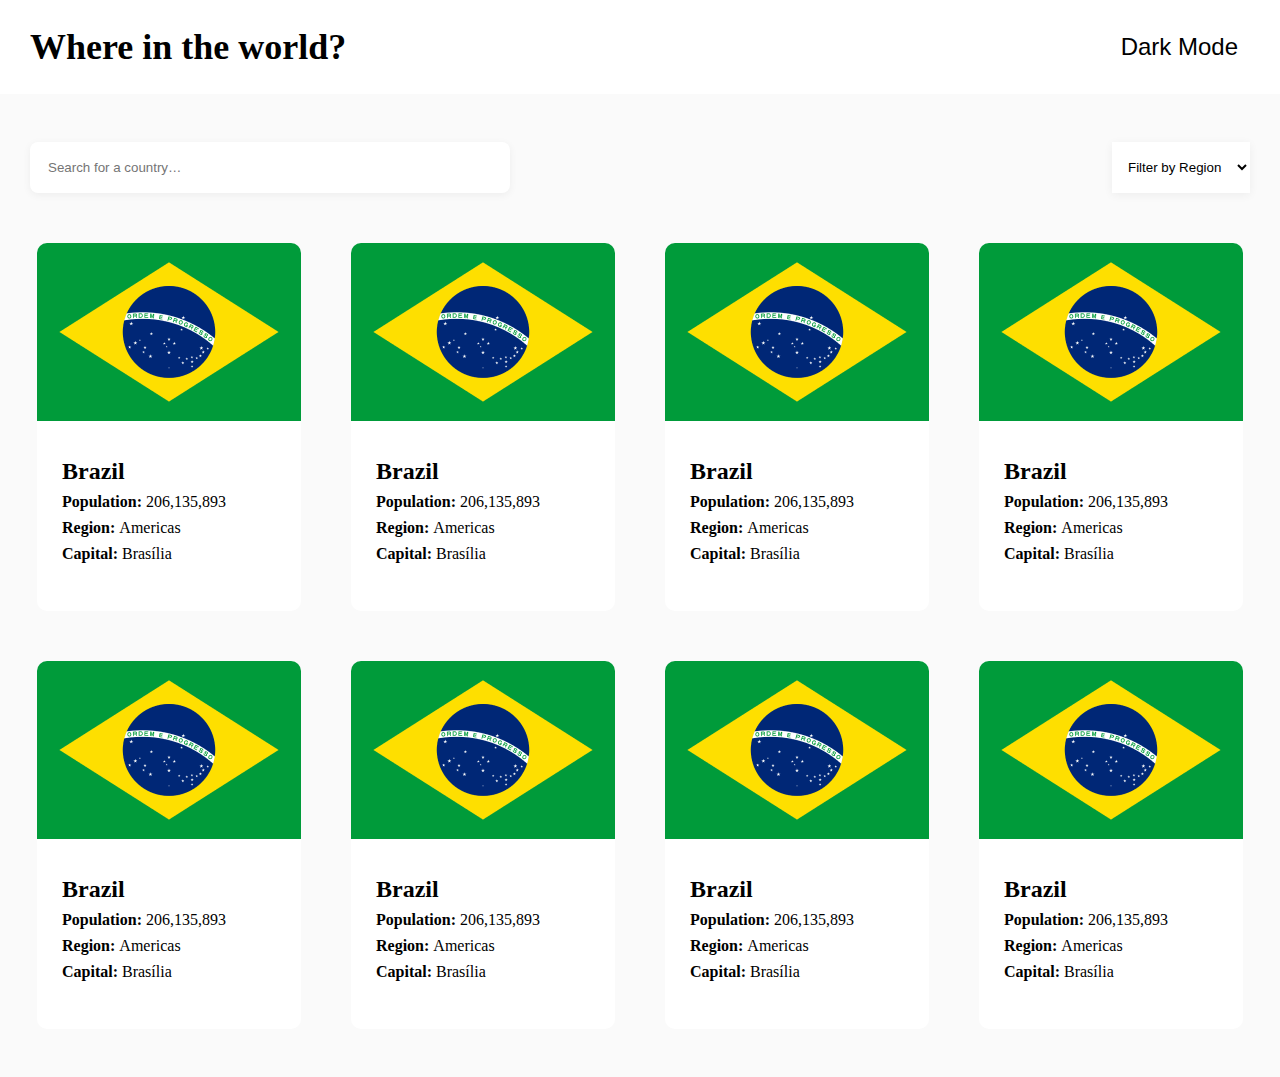
<file: index.html>
<!DOCTYPE html>
<html lang="en">
  <head>
    <meta charset="UTF-8" />
    <meta name="viewport" content="width=device-width, initial-scale=1.0" />
    <title>Document</title>
    <link rel="stylesheet" href="./style.css" />
    <link
      rel="stylesheet"
      href="https://cdnjs.cloudflare.com/ajax/libs/font-awesome/6.5.1/css/all.min.css"
      integrity="sha512-DTOQO9RWCH3ppGqcWaEA1BIZOC6xxalwEsw9c2QQeAIftl+Vegovlnee1c9QX4TctnWMn13TZye+giMm8e2LwA=="
      crossorigin="anonymous"
      referrerpolicy="no-referrer"
    />
  </head>
  <body>
    <header>
      <div class="container">
        <h1>Where in the world?</h1>
        <button id="btn"><i class="fa-regular fa-moon"></i> Dark Mode</button>
      </div>
    </header>
    <main>
      <section class="flags container">
        <div class="flags-input">
          <input type="text" placeholder="Search for a country…" />
          <select>
            <option selected>Filter by Region</option>
            <option>Africa</option>
            <option>America</option>
            <option>Asia</option>
            <option>Europe</option>
            <option>Ocenia</option>
          </select>
        </div>
        <div class="countries">
          <a href="./country.html">
            <div class="country">
              <img src="./img/1280px-Flag_of_Germany.svg (1).png" alt="fadsfa" />
              <div class="country-text">
                <h2>Brazil</h2>
                <p><b>Population:</b> 206,135,893</p>
                <p><b>Region: </b> Americas</p>
                <p><b>Capital: </b>Brasília</p>
              </div>
            </div>
          </a>
          <a href="./country.html">
            <div class="country">
              <img src="./img/1280px-Flag_of_Germany.svg (1).png" alt="fadsfa" />
              <div class="country-text">
                <h2>Brazil</h2>
                <p><b>Population:</b> 206,135,893</p>
                <p><b>Region: </b> Americas</p>
                <p><b>Capital: </b>Brasília</p>
              </div>
            </div>
          </a>
          <a href="./country.html">
            <div class="country">
              <img src="./img/1280px-Flag_of_Germany.svg (1).png" alt="fadsfa" />
              <div class="country-text">
                <h2>Brazil</h2>
                <p><b>Population:</b> 206,135,893</p>
                <p><b>Region: </b> Americas</p>
                <p><b>Capital: </b>Brasília</p>
              </div>
            </div>
          </a>
          <a href="./country.html">
            <div class="country">
              <img src="./img/1280px-Flag_of_Germany.svg (1).png" alt="fadsfa" />
              <div class="country-text">
                <h2>Brazil</h2>
                <p><b>Population:</b> 206,135,893</p>
                <p><b>Region: </b> Americas</p>
                <p><b>Capital: </b>Brasília</p>
              </div>
            </div>
          </a>
          <a href="./country.html">
            <div class="country">
              <img src="./img/1280px-Flag_of_Germany.svg (1).png" alt="fadsfa" />
              <div class="country-text">
                <h2>Brazil</h2>
                <p><b>Population:</b> 206,135,893</p>
                <p><b>Region: </b> Americas</p>
                <p><b>Capital: </b>Brasília</p>
              </div>
            </div>
          </a>
          <a href="./country.html">
            <div class="country">
              <img src="./img/1280px-Flag_of_Germany.svg (1).png" alt="fadsfa" />
              <div class="country-text">
                <h2>Brazil</h2>
                <p><b>Population:</b> 206,135,893</p>
                <p><b>Region: </b> Americas</p>
                <p><b>Capital: </b>Brasília</p>
              </div>
            </div>
          </a>
          <a href="./country.html">
            <div class="country">
              <img src="./img/1280px-Flag_of_Germany.svg (1).png" alt="fadsfa" />
              <div class="country-text">
                <h2>Brazil</h2>
                <p><b>Population:</b> 206,135,893</p>
                <p><b>Region: </b> Americas</p>
                <p><b>Capital: </b>Brasília</p>
              </div>
            </div>
          </a>
          <a href="./country.html">
            <div class="country">
              <img src="./img/1280px-Flag_of_Germany.svg (1).png" alt="fadsfa" />
              <div class="country-text">
                <h2>Brazil</h2>
                <p><b>Population:</b> 206,135,893</p>
                <p><b>Region: </b> Americas</p>
                <p><b>Capital: </b>Brasília</p>
              </div>
            </div>
          </a>
       
          </div>
        </div>
      </section>
    </main>
    <script src="./script.js"></script>
  </body>
</html>
</file>
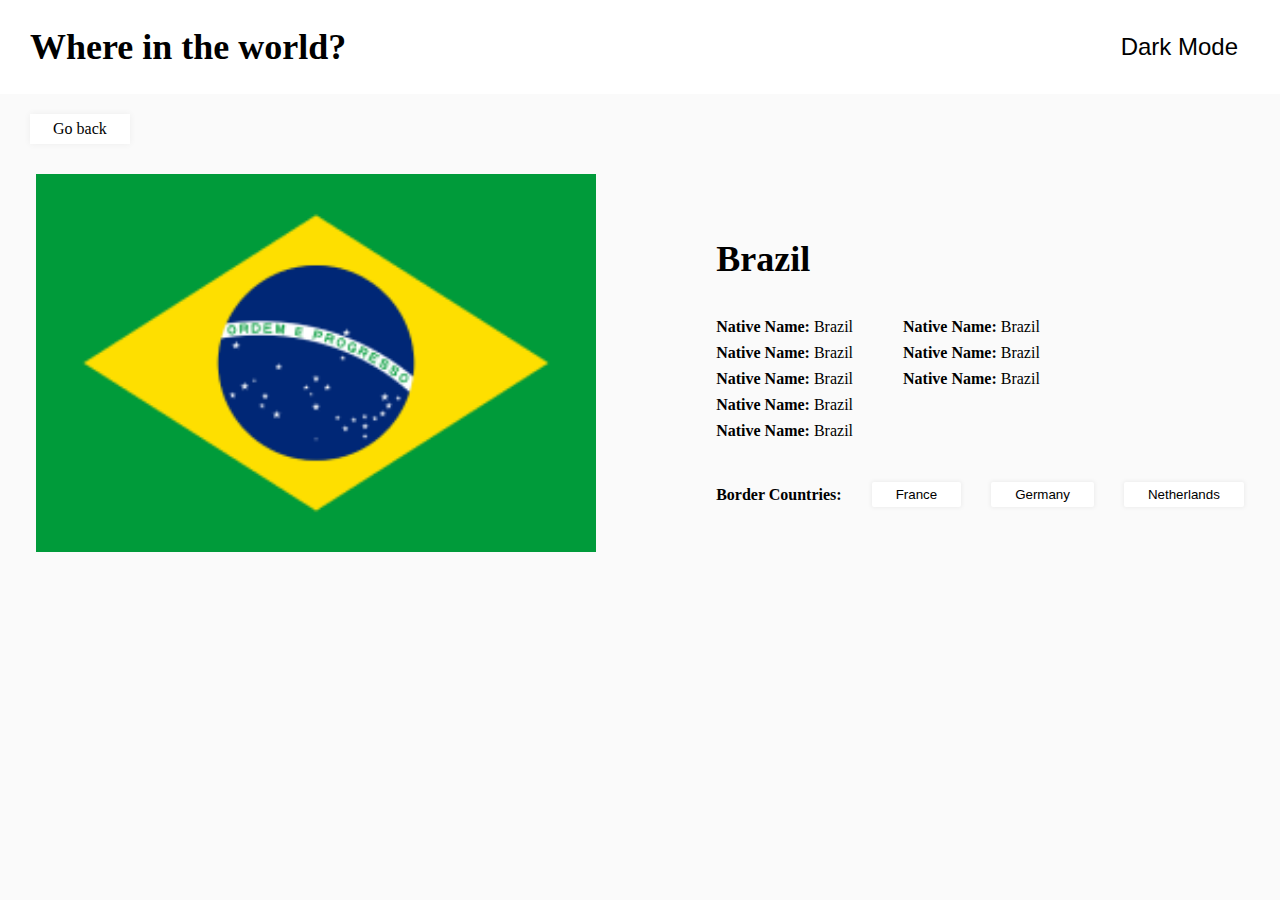
<file: country.html>
<!DOCTYPE html>
<html lang="en">
  <head>
    <meta charset="UTF-8" />
    <meta name="viewport" content="width=device-width, initial-scale=1.0" />
    <title>Document</title>
    <link rel="stylesheet" href="./style.css" />
    <link
      rel="stylesheet"
      href="https://cdnjs.cloudflare.com/ajax/libs/font-awesome/6.5.1/css/all.min.css"
      integrity="sha512-DTOQO9RWCH3ppGqcWaEA1BIZOC6xxalwEsw9c2QQeAIftl+Vegovlnee1c9QX4TctnWMn13TZye+giMm8e2LwA=="
      crossorigin="anonymous"
      referrerpolicy="no-referrer"
    />
  </head>
  <body>
    <header>
      <div class="container">
        <h1>Where in the world?</h1>
        <button id="btn"><i class="fa-regular fa-moon"></i> Dark Mode</button>
      </div>
    </header>
    <main>
      <section class="selected-country">
        <div class="container">
            <a href="./index.html" class="back"> Go back</a>
            <div class="brazil">
              <div class="brazil-img">
                <img src="./img/1280px-Flag_of_Germany.svg (1).png" alt="wefew">
              </div>
              <div class="brazil-text">
                <h1>Brazil</h1>
                <div class="informations">
                   <div class="infor1">
                    <p><b>Native Name:</b> Brazil</p>
                    <p><b>Native Name:</b> Brazil</p>
                    <p><b>Native Name:</b> Brazil</p>
                    <p><b>Native Name:</b> Brazil</p>
                    <p><b>Native Name:</b> Brazil</p>
                   </div>
                   <div class="infor2">
                    <p><b>Native Name:</b> Brazil</p>
                    <p><b>Native Name:</b> Brazil</p>
                    <p><b>Native Name:</b> Brazil</p>
                   </div>
                </div>
                <div class="borders">
                  <p><b>Border Countries: </b></p>
                  <button class="border-btn">France</button>
                  <button class="border-btn">Germany</button>
                  <button class="border-btn">Netherlands</button>
                </div>
              </div>
            </div>
        </div>

      </section>
    </main>
    <script src="./script.js"></script>
  </body>
</html>
</file>
<file: style.css>
* {
  padding: 0;
  margin: 0;
  box-sizing: border-box;
}
.container {
  max-width: 1220px;
  margin: 0 auto;
}
:root {
  --oq: white;
  --qora: black;
  --bg: #fafafa;
  --shadow: #0000000e;
}
body {
  background-color: var(--bg);
}
header {
  padding: 25px 0;
  box-shadow: 0px 2px 4px 0px var(--shadow);
  background-color: var(--oq);
}

header .container {
  display: flex;
  justify-content: space-between;
  align-items: center;
}
h1 {
  color: var(--qora);
  font-size: 36px;
}
#btn {
  padding: 8px 12px;
  background-color: inherit;
  border: none;
  font-size: 24px;
  color: var(--qora);
}

main {
  background: var(--bg);
}
.flags {
  padding: 48px 0;
}
.flags-input {
  display: flex;
  justify-content: space-between;
}
input {
  padding: 18px;
  background-color: var(--oq);
  width: 480px;
  border-radius: 8px;
  outline: none;
  border: none;
  box-shadow: 0px 2px 9px 0px var(--shadow);
}
select,
option {
  border: none;
  outline: none;
  box-shadow: 0px 2px 9px 0px var(--shadow);
  padding: 8px 12px;
  background-color: var(--oq);
  color: var(--qora);
}

.dark {
  --oq: #2b3844;
  --qora: white;
  --bg: #202c36;
  --shadow: #0000000e;
}

.country {
  width: 264px;
  background-color: var(--oq);
  border-radius: 10px;
  overflow: hidden;
}
.country-text {
  padding: 25px 25px 40px;
  color: var(--qora);
}
.country-text h2,
p {
  margin: 8px 0;
}
.countries {
  display: flex;
  margin-top: 50px;
  gap: 50px;
  flex-wrap: wrap;
  justify-content: center;
}
.back {
  margin-top: 20px;
  display: inline-block;
  padding: 6px 23px;
  text-decoration: none;
  color: var(--qora);
  background-color: var(--oq);
  box-shadow: 0px 0px 7px 0px var(--shadow);
}
a {
  text-decoration: none;
}

.brazil {
  margin-top: 30px;
  display: flex;
  gap: 120px;
  align-items: center;
  justify-content: center;
}

.brazil-img {
  width: 560px;
  height: 401px;
}
.brazil-img img {
  width: 100%;
}
.informations {
  display: flex;
  gap: 50px;
  margin: 30px 0;
}
.borders {
  display: flex;
  gap: 30px;
  align-items: center;
}
p{
  color: var(--qora);
}
.border-btn {
  background-color: var(--oq);
  color: var(--qora);
  border: none;
  border-radius: 2px;
  box-shadow: 0px 0px 4px 1px var(--shadow);
  padding: 5px 24px;
}



@media (max-width: 900px) {
  .brazil{
    flex-direction: column;
    gap: 50px;
  }
}


@media (max-width: 700px) {
  .flags-input {
    display: block;
    padding: 10px;
  }
  .flags-input input {
    margin-bottom: 20px;
  }
}
@media (max-width: 500px) {
  .flags-input input {
    width: 250px;
    display: block;
  }
  h1,
  #btn {
    font-size: 14px;
  }
  .informations,.borders{
    flex-direction: column;
  }
  .brazil-img{
    width: 300px;
    height: auto;
  }
  .brazil{
    gap: 15px;
  }
}
</file>
